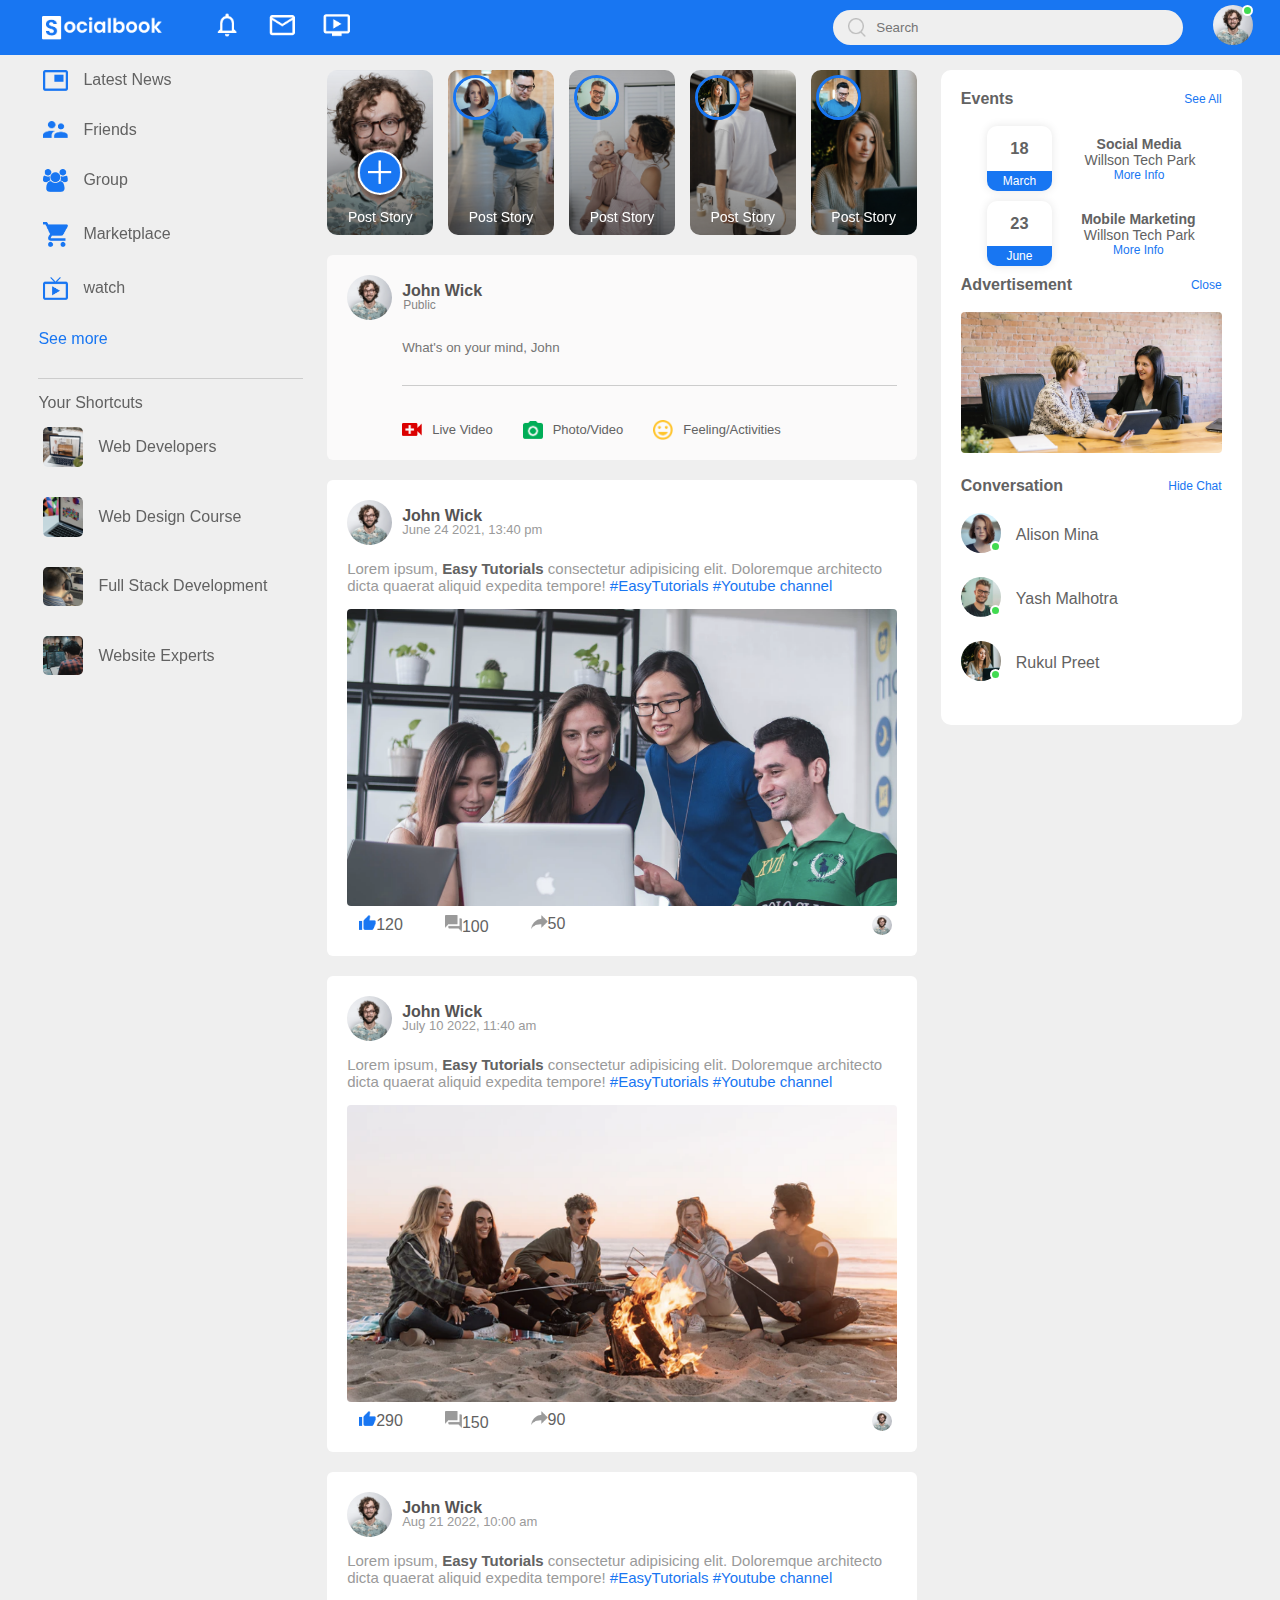
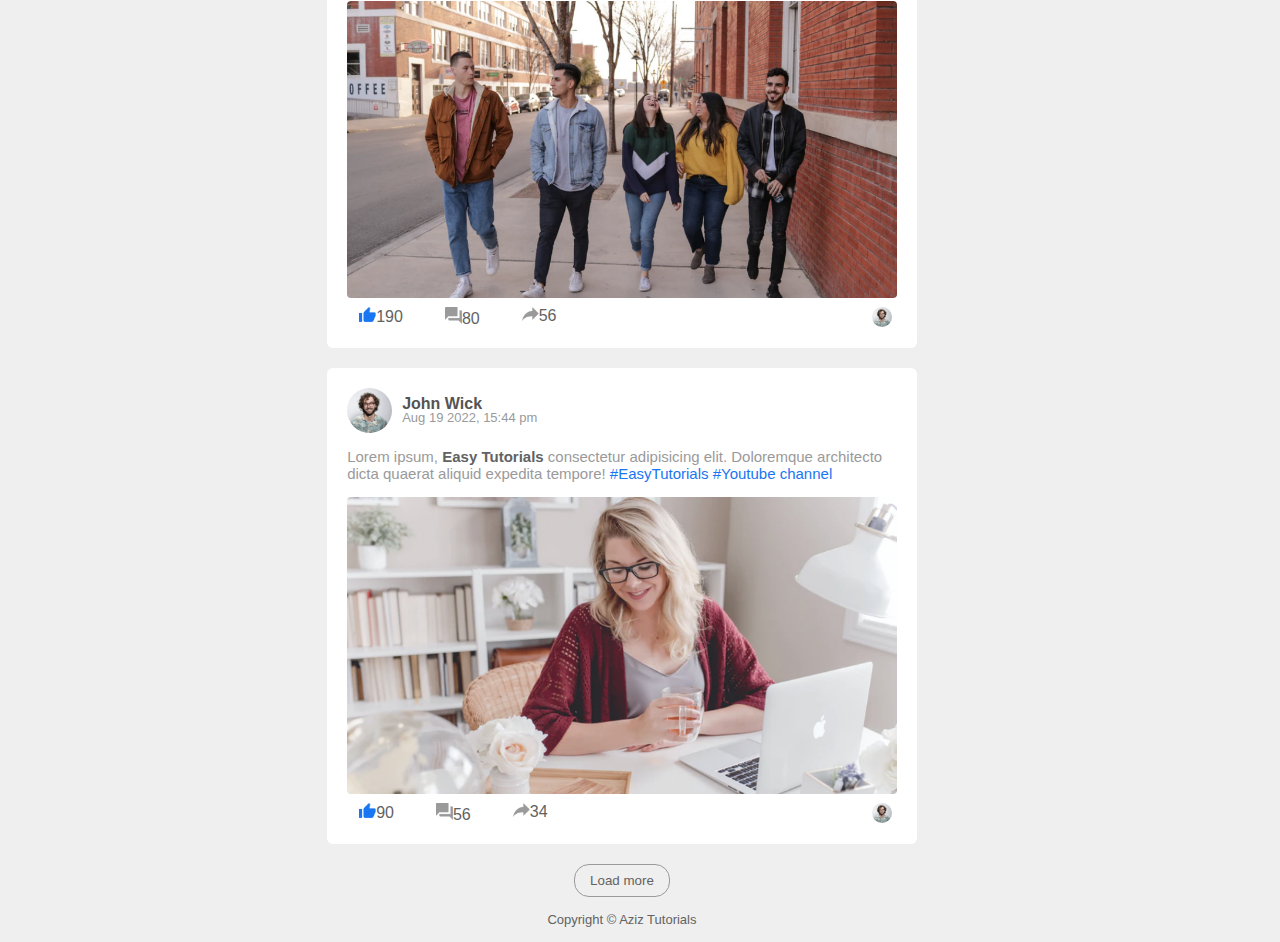
<file: index.html>
<!DOCTYPE html>
<html lang="en">
  <head>
    <meta charset="UTF-8" />
    <meta name="viewport" content="width=device-width, initial-scale=1.0" />
    <title>SocialBook - Easy Tutorials YouTube channel</title>
    <link rel="stylesheet" href="style.css" />
    <link rel="stylesheet" href="mediaqueries.css">
    <link
      rel="stylesheet"
      href="https://cdnjs.cloudflare.com/ajax/libs/font-awesome/6.4.2/css/all.min.css"
      integrity="sha512-z3gLpd7yknf1YoNbCzqRKc4qyor8gaKU1qmn+CShxbuBusANI9QpRohGBreCFkKxLhei6S9CQXFEbbKuqLg0DA=="
      crossorigin="anonymous"
      referrerpolicy="no-referrer"
    />
  </head>
  <body>
    <nav>
      <div class="nav-left">
        <img src="images/logo.png" class="logo cursor" />
        <ul class="cursor">
          <li><img src="images/notification.png" alt="" /></li>
          <li><img src="images/inbox.png" alt="" /></li>
          <li><img src="images/video.png" alt="" /></li>
        </ul>
      </div>

      <div class="nav-right">
        <div class="search-box">
          <img src="images/search.png" />
          <input type="text" placeholder="Search" />
        </div>
        <div class="mobile-search-box">
          <i class="fa-solid fa-magnifying-glass"></i>
        </div>
        <div class="nav-user-icon online" onclick="settingsMenuToggle()">
          <img src="images/profile-pic.png" alt="" />
        </div>
      </div>

      <!-- --------------Settings Menu------------- -->

      <div class="settings-menu">
        <div id="dark-btn" class="">
            <span ></span>
        </div>
        <div class="inner-settings-menu">
          <div class="user-profile">
            <img src="images/profile-pic.png" />
            <div>
              <p>John Wick</p>
              <a href="profile.html">See your profile</a>
            </div>
          </div>

          <div class="user-profile">
            <img src="images/feedback.png" />
            <div>
              <p>Give feedback</p>
              <a href="#">help us to improve our new design</a>
            </div>
          </div>

          <div class="settings-link">
            <img src="images/setting.png" class="setting-icon">
            <a href="#">Settings & privacy<img src="images/arrow.png" width="10px"></a>
          </div>
          <div class="settings-link">
            <img src="images/help.png" class="setting-icon">
            <a href="#">Help & support <img src="images/arrow.png" width="10px"></a>
          </div>
          <div class="settings-link">
            <img src="images/display.png" class="setting-icon">
            <a href="#">Display and accessibility<img src="images/arrow.png" width="10px"></a>
          </div>
          <div class="settings-link">
            <img src="images/logout.png" class="setting-icon">
            <a href="#">Logout<img src="images/arrow.png" width="10px"></a>
          </div>

        </div>
      </div>
    </nav>

    <!-- --END OF NAVBAR--- -->

    <div class="container">
      <div class="left-sidebar">
        <div class="imp-links">
          <a href="#"><img src="images/news.png" />Latest News</a>
          <a href="#"><img src="images/friends.png" />Friends</a>
          <a href="#"><img src="images/group.png" />Group</a>
          <a href="#"><img src="images/marketplace.png" />Marketplace</a>
          <a href="#"><img src="images/watch.png" />watch</a>
          <a href="#">See more</a>
        </div>
        <div class="shortcut-links">
          <p>Your Shortcuts</p>
          <a href="#"
            ><img src="images/shortcut-1.png" alt="" />Web Developers</a
          >
          <a href="#"
            ><img src="images/shortcut-2.png" alt="" />Web Design Course</a
          >
          <a href="#"
            ><img src="images/shortcut-3.png" alt="" />Full Stack Development</a
          >
          <a href="#"
            ><img src="images/shortcut-4.png" alt="" />Website Experts</a
          >
        </div>
      </div>

      <!-- ---Main Content--- -->
      <div class="main-content">
        <div class="story-gallery">
          <div class="story add-story">
            <img src="images/upload.png" class="cursor" />
            <p>Post Story</p>
          </div>
          <div class="story story1">
            <img src="images/member-1.png" class="cursor" />
            <p>Post Story</p>
          </div>
          <div class="story story2">
            <img src="images/member-2.png" class="cursor" />
            <p>Post Story</p>
          </div>
          <div class="story story3">
            <img src="images/member-3.png" class="cursor" />
            <p>Post Story</p>
          </div>
          <div class="story story4">
            <img src="images/member-4.png" class="cursor" />
            <p>Post Story</p>
          </div>
        </div>

        <div class="write-post-container">
          <div class="user-profile">
            <img src="images/profile-pic.png" />
            <div>
              <p>John Wick</p>
              <small
                ><i class="fa-solid fa-earth-americas"></i> Public
                <i class="fa-solid fa-caret-down"></i
              ></small>
            </div>
          </div>

          <div class="post-input-container">
            <textarea
              rows="3"
              placeholder="What's on your mind, John"
            ></textarea>
            <div class="add-post-links">
              <a href="#"><img src="images/live-video.png" />Live Video</a>
              <a href="#"><img src="images/photo.png" />Photo/Video</a>
              <a href="#"><img src="images/feeling.png" />Feeling/Activities</a>
            </div>
          </div>
        </div>

        <!-- ---POST 1--- -->
        <div class="post-container">
          <div class="post-row">
            <div class="user-profile">
              <img src="images/profile-pic.png" />
              <div>
                <p>John Wick</p>
                <span>June 24 2021, 13:40 pm </span>
              </div>
            </div>
            <a href="#"><i class="fa-solid fa-ellipsis-vertical"></i></a>
          </div>

          <p class="post-text">
            Lorem ipsum, <span>Easy Tutorials </span> consectetur adipisicing
            elit. Doloremque architecto dicta quaerat aliquid expedita tempore!
            <a href="#">#EasyTutorials</a> <a href="#">#Youtube channel</a>
          </p>
          <img src="images/feed-image-1.png" class="post-img" />

          <div class="post-row">
            <div class="activity-icons">
              <div><img src="images/like-blue.png" />120</div>
              <div><img src="images/comments.png" />100</div>
              <div><img src="images/share.png" />50</div>
            </div>

            <div class="post-profile-icon">
              <img src="images/profile-pic.png" />
              <i class="fa-solid fa-caret-down"></i>
            </div>
          </div>
        </div>

        <!-- --SECOND POST-- -->

        <div class="post-container">
          <div class="post-row">
            <div class="user-profile">
              <img src="images/profile-pic.png" />
              <div>
                <p>John Wick</p>
                <span>July 10 2022, 11:40 am </span>
              </div>
            </div>
            <a href="#"><i class="fa-solid fa-ellipsis-vertical"></i></a>
          </div>

          <p class="post-text">
            Lorem ipsum, <span>Easy Tutorials </span> consectetur adipisicing
            elit. Doloremque architecto dicta quaerat aliquid expedita tempore!
            <a href="#">#EasyTutorials</a> <a href="#">#Youtube channel</a>
          </p>
          <img src="images/feed-image-2.png" class="post-img" />

          <div class="post-row">
            <div class="activity-icons">
              <div><img src="images/like-blue.png" />290</div>
              <div><img src="images/comments.png" />150</div>
              <div><img src="images/share.png" />90</div>
            </div>

            <div class="post-profile-icon">
              <img src="images/profile-pic.png" />
              <i class="fa-solid fa-caret-down"></i>
            </div>
          </div>
        </div>

        <!-- --THIRD POST-- -->

        <div class="post-container">
          <div class="post-row">
            <div class="user-profile">
              <img src="images/profile-pic.png" />
              <div>
                <p>John Wick</p>
                <span>Aug 21 2022, 10:00 am </span>
              </div>
            </div>
            <a href="#"><i class="fa-solid fa-ellipsis-vertical"></i></a>
          </div>

          <p class="post-text">
            Lorem ipsum, <span>Easy Tutorials </span> consectetur adipisicing
            elit. Doloremque architecto dicta quaerat aliquid expedita tempore!
            <a href="#">#EasyTutorials</a> <a href="#">#Youtube channel</a>
          </p>
          <img src="images/feed-image-3.png" class="post-img" />

          <div class="post-row">
            <div class="activity-icons">
              <div><img src="images/like-blue.png" />190</div>
              <div><img src="images/comments.png" />80</div>
              <div><img src="images/share.png" />56</div>
            </div>

            <div class="post-profile-icon">
              <img src="images/profile-pic.png" />
              <i class="fa-solid fa-caret-down"></i>
            </div>
          </div>
        </div>

        <!-- --FOURTH POST-- -->

        <div class="post-container">
          <div class="post-row">
            <div class="user-profile">
              <img src="images/profile-pic.png" />
              <div>
                <p>John Wick</p>
                <span>Aug 19 2022, 15:44 pm </span>
              </div>
            </div>
            <a href="#"><i class="fa-solid fa-ellipsis-vertical"></i></a>
          </div>

          <p class="post-text">
            Lorem ipsum, <span>Easy Tutorials </span> consectetur adipisicing
            elit. Doloremque architecto dicta quaerat aliquid expedita tempore!
            <a href="#">#EasyTutorials</a> <a href="#">#Youtube channel</a>
          </p>
          <img src="images/feed-image-4.png" class="post-img" />

          <div class="post-row">
            <div class="activity-icons">
              <div><img src="images/like-blue.png" />90</div>
              <div><img src="images/comments.png" />56</div>
              <div><img src="images/share.png" />34</div>
            </div>

            <div class="post-profile-icon">
              <img src="images/profile-pic.png" />
              <i class="fa-solid fa-caret-down"></i>
            </div>
          </div>
        </div>

        <button type="submit" class="load-more-btn cursor">Load more</button>
        <div class="footer">
          <p class="Copyright-mssge">Copyright &copy Aziz Tutorials</p>
        </div>
      </div>

      <!-- ---Right Sidebar--- -->

      <div class="right-sidebar">
        <div class="sidebar-title">
          <h4>Events</h4>
          <a href="#">See All</a>
        </div>

        <div class="event">
          <div class="left-event">
            <h3>18</h3>
            <span>March</span>
          </div>
          <div class="right-event">
            <h4>Social Media</h4>
            <p><i class="fa-solid fa-location-dot"></i>Willson Tech Park</p>
            <a href="#">More Info</a>
          </div>
        </div>

        <div class="event">
          <div class="left-event">
            <h3>23</h3>
            <span>June</span>
          </div>
          <div class="right-event">
            <h4>Mobile Marketing</h4>
            <p><i class="fa-solid fa-location-dot"></i>Willson Tech Park</p>
            <a href="#">More Info</a>
          </div>
        </div>

        <!-- ---RIGHT SIDE ADVERTISEMENT--- -->

        <div class="sidebar-title">
          <h4>Advertisement</h4>
          <a href="#">Close</a>
        </div>
        <img src="images/advertisement.png" class="sidebar-ads" />

        <div class="sidebar-title">
          <h4>Conversation</h4>
          <a href="#">Hide Chat</a>
        </div>

        <!-- ---ONLINE LIST--- -->

        <div class="online-list">
          <div class="online">
            <img src="images/member-1.png" />
          </div>
          <p>Alison Mina</p>
        </div>
        <div class="online-list">
          <div class="online">
            <img src="images/member-2.png" />
          </div>
          <p>Yash Malhotra</p>
        </div>
        <div class="online-list">
          <div class="online">
            <img src="images/member-3.png" />
          </div>
          <p>Rukul Preet</p>
        </div>
      </div>
    </div>



    <script src="script.js"></script>
  </body>
</html>
</file>
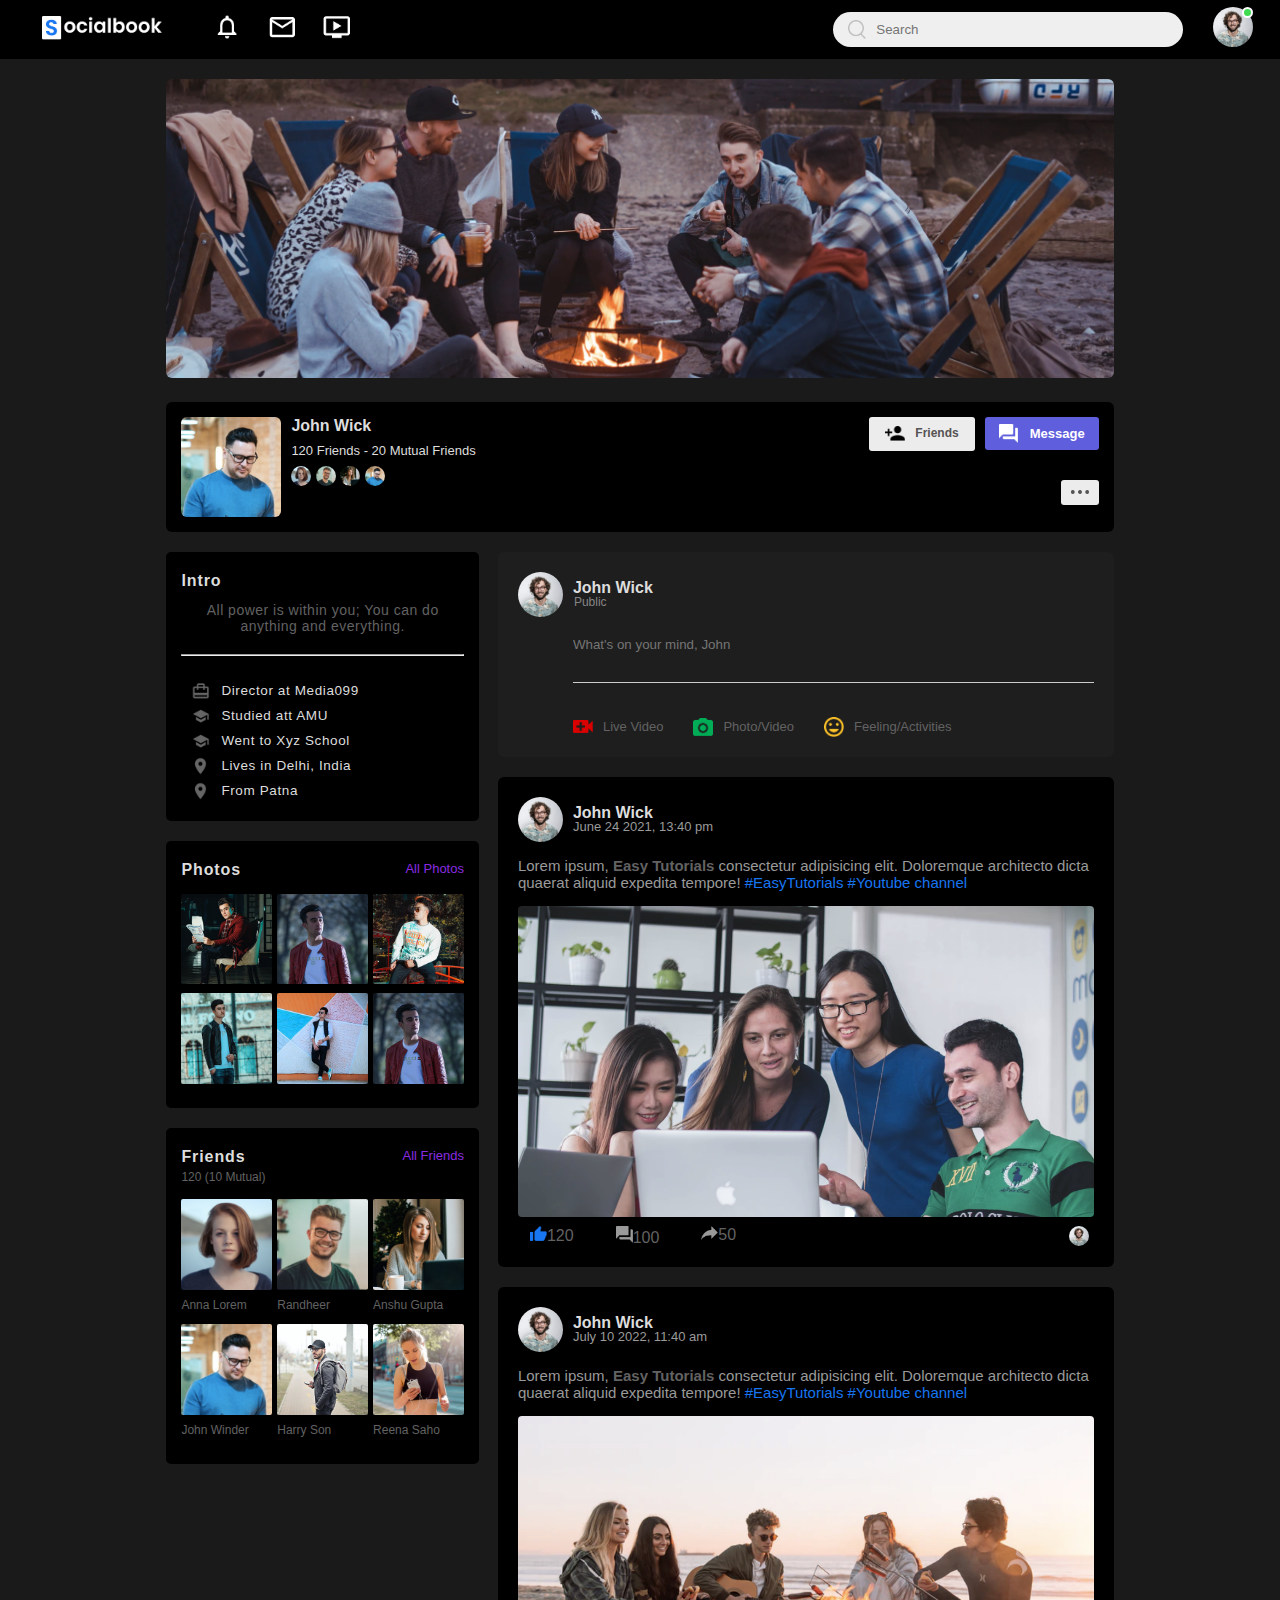
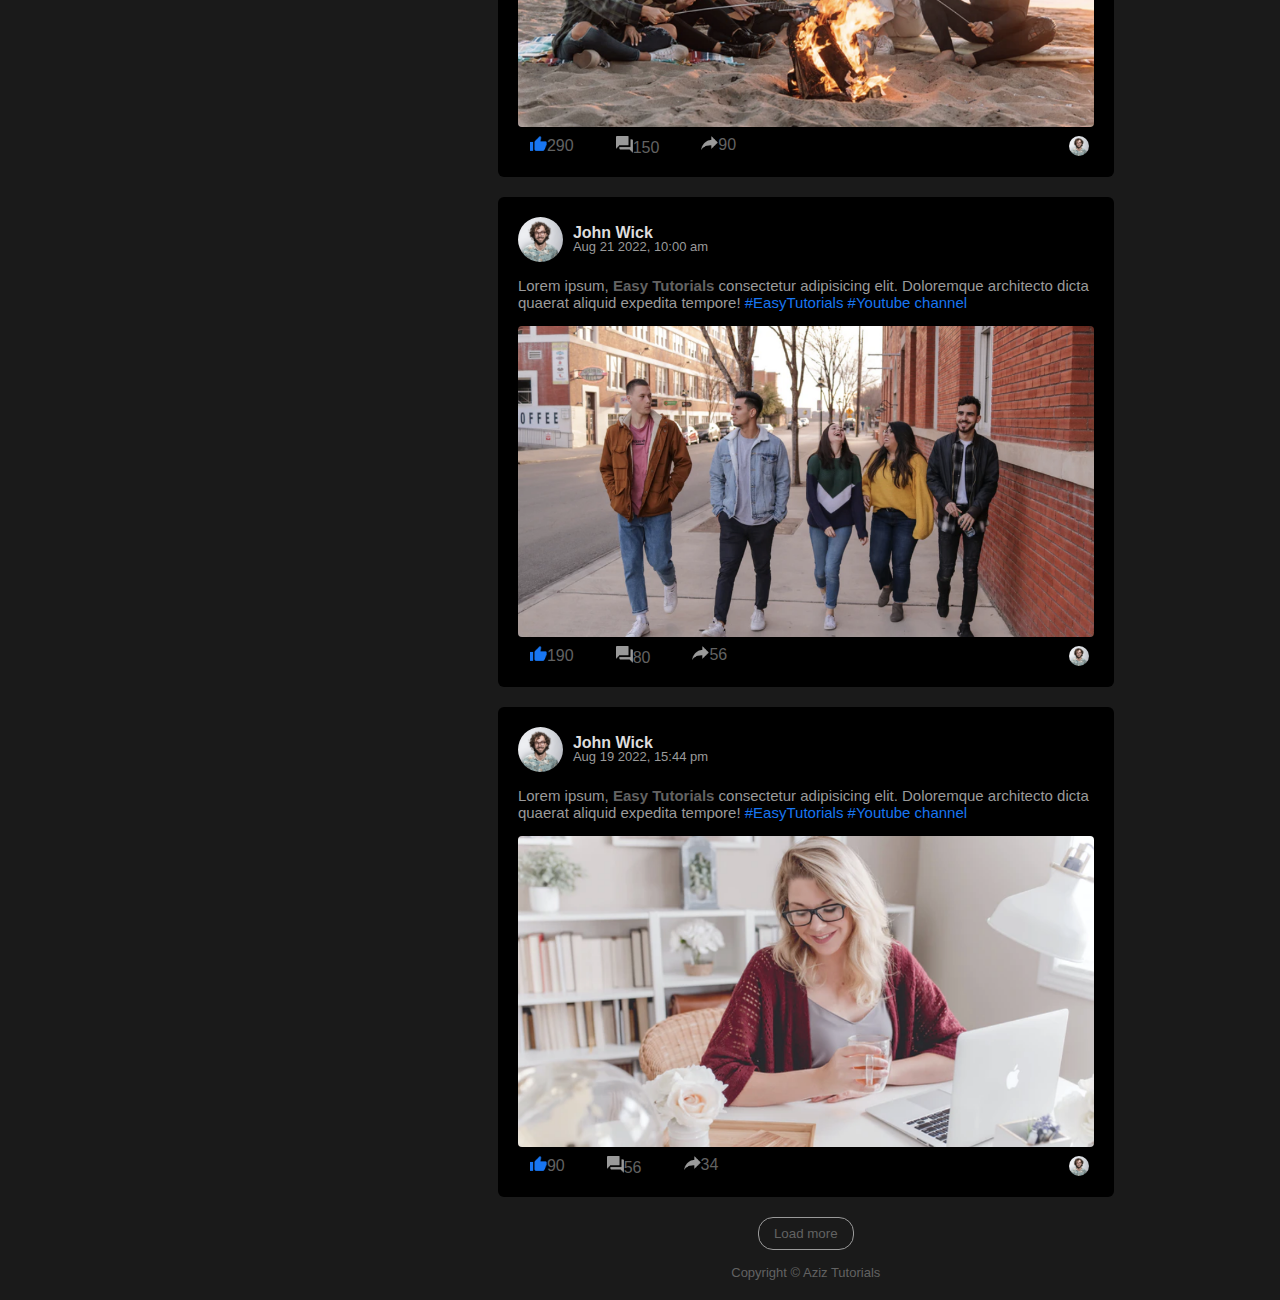
<file: profile.html>
<!DOCTYPE html>
<html lang="en">
  <head>
    <meta charset="UTF-8" />
    <meta name="viewport" content="width=device-width, initial-scale=1.0" />
    <title>Profile page - SocialBook</title>
    <link rel="stylesheet" href="style.css" />
    <link rel="stylesheet" href="mediaqueries.css">
    <link
      rel="stylesheet"
      href="https://cdnjs.cloudflare.com/ajax/libs/font-awesome/6.4.2/css/all.min.css"
      integrity="sha512-z3gLpd7yknf1YoNbCzqRKc4qyor8gaKU1qmn+CShxbuBusANI9QpRohGBreCFkKxLhei6S9CQXFEbbKuqLg0DA=="
      crossorigin="anonymous"
      referrerpolicy="no-referrer"
    />
  </head>
  <body>
    <nav>
      <div class="nav-left">
        <a href="index.html">
          <img src="images/logo.png" class="logo cursor" />
        </a>
        <ul class="cursor">
          <li><img src="images/notification.png" alt="" /></li>
          <li><img src="images/inbox.png" alt="" /></li>
          <li><img src="images/video.png" alt="" /></li>
        </ul>
      </div>

      <div class="nav-right">
        <div class="search-box">
          <img src="images/search.png" />
          <input type="text" placeholder="Search" />
        </div>
        <div class="mobile-search-box">
          <i class="fa-solid fa-magnifying-glass"></i>
        </div>
        <div class="nav-user-icon online" onclick="settingsMenuToggle()">
          <img src="images/profile-pic.png" alt="" />
        </div>
      </div>

      <!-- --------------Settings Menu------------- -->

      <div class="settings-menu">
        <div id="dark-btn" class="">
          <span></span>
        </div>
        <div class="inner-settings-menu">
          <div class="user-profile">
            <img src="images/profile-pic.png" />
            <div>
              <p>John Wick</p>
              <a href="pro">See your profile</a>
            </div>
          </div>

          <div class="user-profile">
            <img src="images/feedback.png" />
            <div>
              <p>Give feedback</p>
              <a href="#">help us to improve our new design</a>
            </div>
          </div>

          <div class="settings-link">
            <img src="images/setting.png" class="setting-icon" />
            <a href="#"
              >Settings & privacy<img src="images/arrow.png" width="10px"
            /></a>
          </div>
          <div class="settings-link">
            <img src="images/help.png" class="setting-icon" />
            <a href="#"
              >Help & support <img src="images/arrow.png" width="10px"
            /></a>
          </div>
          <div class="settings-link">
            <img src="images/display.png" class="setting-icon" />
            <a href="#"
              >Display and accessibility<img
                src="images/arrow.png"
                width="10px"
            /></a>
          </div>
          <div class="settings-link">
            <img src="images/logout.png" class="setting-icon" />
            <a href="#">Logout<img src="images/arrow.png" width="10px" /></a>
          </div>
        </div>
      </div>
    </nav>

    <!-- --END OF NAVBAR--- -->
    <div class="profile-container">
      <img src="images/cover.png" class="cover-img" alt="" />

      <div class="profile-details">
        <div class="pd-left">
          <img src="images/profile.png" class="pd-img" alt="" />
          <div class="pd-info">
            <h4>John Wick</h4>
            <p>120 Friends - 20 Mutual Friends</p>
            <div class="mutual-friends-img">
              <img src="images/member-1.png" alt="" />
              <img src="images/member-2.png" alt="" />
              <img src="images/member-3.png" alt="" />
              <img src="images/member-4.png" alt="" />
            </div>
          </div>
        </div>
        <div class="pd-right">
          <div class="friends">
            <img src="images/add-friends.png" alt="" />
            <p>Friends</p>
          </div>
          <div class="send-message">
            <div class="messagesnd">
              <img src="images/message.png" alt="" />
              <p>Message</p>
            </div>
            <div class="more">
              <div><img src="images/more.png" class="more-png" alt="" /></div>
            </div>
          </div>
        </div>
      </div>

      <div class="profile-info">
        <div class="left-profile">
            <div class="intro-box">
                <div class="intro">
                  <h4>Intro</h4>
                  <p>All power is within you; You can do anything and everything.</p>
                </div> <hr>
                <div class="about">
                  <ul>
                    <li class="item"><img src="images/profile-job.png" alt=""><p> Director at Media099</p></li>
                    <li class="item"><img src="images/profile-study.png" alt=""><p>Studied att AMU</p></li>
                    <li class="item"><img src="images/profile-study.png"><p> Went to Xyz School</p></li>
                    <li class="item"><img src="images/profile-location.png"><p> Lives in Delhi, India</p></li>
                    <li class="item"><img src="images/profile-location.png"><p> From Patna</p></li>
                  </ul>
                </div>
            </div>

            <div class="friends-and-photos">
              <div class="photos-sec">
                <div class="title-box">
                  <h4>Photos</h4>
                  <a href="#">All Photos</a>
                </div>
                <div class="photos">
                  <div><img src="images/photo1.png" alt=""></div>
                  <div><img src="images/photo2.png" alt=""></div>
                  <div><img src="images/photo3.png" alt=""></div>
                  <div><img src="images/photo4.png" alt=""></div>
                  <div><img src="images/photo5.png" alt=""></div>
                  <div><img src="images/photo2.png" alt=""></div>
                  <div class="hide"><img src="images/photo1.png" alt=""></div>
                  <div class="hide"><img src="images/photo5.png" alt=""></div>
                  <div class="hide"><img src="images/upload.png" width="20px"></div>
                </div>
              </div>
  
              <div class="friends-section">
                <div class="title-box">
                  <div class="mutual">
                    <h4>Friends</h4>
                    <p>120 (10 Mutual)</p>
                  </div>
                  <a href="#">All Friends</a>
                </div>
                <div class="photos photos-2">
                  <div>
                    <img src="images/member-1.png" alt="">
                    <p>Anna Lorem</p>
                  </div>
                  <div>
                    <img src="images/member-2.png" alt="">
                    <p>Randheer</p>
                  </div>
                  <div>
                    <img src="images/member-3.png" alt="">
                    <p>Anshu Gupta</p>
                  </div>
                  <div>
                    <img src="images/member-4.png" alt="">
                    <p>John Winder</p>
                  </div>
                  <div>
                    <img src="images/member-5.png" alt="">
                    <p>Harry Son</p>
                  </div>
                  <div>
                    <img src="images/member-6.png" alt="">
                    <p>Reena Saho</p>
                  </div>
                </div>
              </div>
            </div>

        </div>
        <div class="right-profile">
          <div class="write-post-container">
            <div class="user-profile">
              <img src="images/profile-pic.png" />
              <div>
                <p>John Wick</p>
                <small
                  ><i class="fa-solid fa-earth-americas"></i> Public
                  <i class="fa-solid fa-caret-down"></i
                ></small>
              </div>
            </div>
  
            <div class="post-input-container">
              <textarea
                rows="3"
                placeholder="What's on your mind, John"
              ></textarea>
              <div class="add-post-links">
                <a href="#"><img src="images/live-video.png" />Live Video</a>
                <a href="#"><img src="images/photo.png" />Photo/Video</a>
                <a href="#"><img src="images/feeling.png" />Feeling/Activities</a>
              </div>
            </div>
          </div>
          <div class="post-container">
            <div class="post-row">
              <div class="user-profile">
                <img src="images/profile-pic.png" />
                <div>
                  <p>John Wick</p>
                  <span>June 24 2021, 13:40 pm </span>
                </div>
              </div>
              <a href="#"><i class="fa-solid fa-ellipsis-vertical"></i></a>
            </div>
  
            <p class="post-text">
              Lorem ipsum, <span>Easy Tutorials </span> consectetur adipisicing
              elit. Doloremque architecto dicta quaerat aliquid expedita tempore!
              <a href="#">#EasyTutorials</a> <a href="#">#Youtube channel</a>
            </p>
            <img src="images/feed-image-1.png" class="post-img" />
  
            <div class="post-row">
              <div class="activity-icons">
                <div><img src="images/like-blue.png" />120</div>
                <div><img src="images/comments.png" />100</div>
                <div><img src="images/share.png" />50</div>
              </div>
  
              <div class="post-profile-icon">
                <img src="images/profile-pic.png" />
                <i class="fa-solid fa-caret-down"></i>
              </div>
            </div>
          </div>
  
          <!-- --SECOND POST-- -->
  
          <div class="post-container">
            <div class="post-row">
              <div class="user-profile">
                <img src="images/profile-pic.png" />
                <div>
                  <p>John Wick</p>
                  <span>July 10 2022, 11:40 am </span>
                </div>
              </div>
              <a href="#"><i class="fa-solid fa-ellipsis-vertical"></i></a>
            </div>
  
            <p class="post-text">
              Lorem ipsum, <span>Easy Tutorials </span> consectetur adipisicing
              elit. Doloremque architecto dicta quaerat aliquid expedita tempore!
              <a href="#">#EasyTutorials</a> <a href="#">#Youtube channel</a>
            </p>
            <img src="images/feed-image-2.png" class="post-img" />
  
            <div class="post-row">
              <div class="activity-icons">
                <div><img src="images/like-blue.png" />290</div>
                <div><img src="images/comments.png" />150</div>
                <div><img src="images/share.png" />90</div>
              </div>
  
              <div class="post-profile-icon">
                <img src="images/profile-pic.png" />
                <i class="fa-solid fa-caret-down"></i>
              </div>
            </div>
          </div>
  
          <!-- --THIRD POST-- -->
  
          <div class="post-container">
            <div class="post-row">
              <div class="user-profile">
                <img src="images/profile-pic.png" />
                <div>
                  <p>John Wick</p>
                  <span>Aug 21 2022, 10:00 am </span>
                </div>
              </div>
              <a href="#"><i class="fa-solid fa-ellipsis-vertical"></i></a>
            </div>
  
            <p class="post-text">
              Lorem ipsum, <span>Easy Tutorials </span> consectetur adipisicing
              elit. Doloremque architecto dicta quaerat aliquid expedita tempore!
              <a href="#">#EasyTutorials</a> <a href="#">#Youtube channel</a>
            </p>
            <img src="images/feed-image-3.png" class="post-img" />
  
            <div class="post-row">
              <div class="activity-icons">
                <div><img src="images/like-blue.png" />190</div>
                <div><img src="images/comments.png" />80</div>
                <div><img src="images/share.png" />56</div>
              </div>
  
              <div class="post-profile-icon">
                <img src="images/profile-pic.png" />
                <i class="fa-solid fa-caret-down"></i>
              </div>
            </div>
          </div>
  
          <!-- --FOURTH POST-- -->
  
          <div class="post-container">
            <div class="post-row">
              <div class="user-profile">
                <img src="images/profile-pic.png" />
                <div>
                  <p>John Wick</p>
                  <span>Aug 19 2022, 15:44 pm </span>
                </div>
              </div>
              <a href="#"><i class="fa-solid fa-ellipsis-vertical"></i></a>
            </div>
  
            <p class="post-text">
              Lorem ipsum, <span>Easy Tutorials </span> consectetur adipisicing
              elit. Doloremque architecto dicta quaerat aliquid expedita tempore!
              <a href="#">#EasyTutorials</a> <a href="#">#Youtube channel</a>
            </p>
            <img src="images/feed-image-4.png" class="post-img" />
  
            <div class="post-row">
              <div class="activity-icons">
                <div><img src="images/like-blue.png" />90</div>
                <div><img src="images/comments.png" />56</div>
                <div><img src="images/share.png" />34</div>
              </div>
  
              <div class="post-profile-icon">
                <img src="images/profile-pic.png" />
                <i class="fa-solid fa-caret-down"></i>
              </div>
            </div>
          </div>
  
          <button type="submit" class="load-more-btn cursor">Load more</button>
          <div class="footer">
            <p class="Copyright-mssge">Copyright &copy Aziz Tutorials</p>
          </div>
        </div>

        </div>
      </div>
    </div>


    <script src="script.js"></script>
  </body>
</html>
</file>
<file: style.css>
* {
  margin: 0;
  padding: 0;
  font-family: "poppins", sans-serif;
  box-sizing: border-box;
}

.cursor {
  cursor: pointer;
}

:root {
  --body-color: #efefef;
  --nav-color: #1876f2;
  --bg-color: #fff;
  --light-black: #fbfafa;
  --text-color1: #000;
  --text-color2: #555353;
}

.dark-theme {
  --body-color: #1a1a1a;
  --nav-color: #000;
  --bg-color: #000;
  --light-black: #1e1e1e;
  --text-color1: #fff;
  --text-color2: #dddddd;
}

body {
  background: var(--body-color);
  transition: background 0.4s;
}

nav {
  display: flex;
  justify-content: space-between;
  align-items: center;
  background: var(--nav-color);
  padding: 5px 1.7%;
  position: sticky;
  top: 0;
  z-index: 10;
}

.logo {
  width: 160px;
  padding: 7px 20px;
}

.nav-left {
  display: flex;
  align-items: center;
}

.nav-right {
  display: flex;
  align-items: center;
  gap: 30px;
  justify-content: space-between;
}

.nav-left ul {
  list-style: none;
  display: flex;
  gap: 5px;
  margin-left: 20px;
}

.nav-left ul li img {
  width: 50px;
  padding: 0px 10px;
}

.search-box {
  background: #efefef;
  width: 350px;
  border-radius: 20px;
  display: flex;
  align-items: center;
  padding: 0 15px;
}

/* ++++++++++++++++++++ Search box for mobile +++++++++++++++++ */
.mobile-search-box {
  height: 39px;
  width: 40px;
  background: transparent;
  border-radius: 50%;
  display: flex;
  justify-content: center;
  align-items: center;
  display: none;
}

.mobile-search-box i {
  font-size: 18px;
  color: #e4daff;
}

/* +++++++++++++++++++++++++++++++++++++++++++++++++++++++++++++++++ */

.search-box:hover {
  outline: 1.8px solid #d9c10b;
}

.search-box img {
  width: 18px;
}

.search-box input {
  width: 100%;
  border-radius: 10px;
  border: 0;
  outline: none;
  padding: 10px;
  background: transparent;
}

.nav-user-icon {
  margin-right: 5px;
}

.nav-user-icon img {
  width: 40px;
  border-radius: 50%;
  cursor: pointer;
}

.online {
  position: relative;
}

.online::after {
  content: "";
  width: 7px;
  height: 7px;
  border: 2px solid #fff;
  border-radius: 50%;
  background: #41db51;
  position: absolute;
  top: 0;
  right: 0;
}

.settings-menu {
  position: absolute;
  width: 90%;
  max-width: 350px;
  background: var(--bg-color);
  top: 60px;
  right: 3%;
  border-radius: 5px;
  box-shadow: 0 0 10px rgba(0, 0, 0, 0.4);
  overflow: hidden;
  max-height: 0;
  transition: max-height 0.3s;
}
/* ---for--java--- */
.settings-menu-height {
  max-height: 450px;
}
.inner-settings-menu {
  padding: 20px;
}
.inner-settings-menu .user-profile:nth-child(2) {
  padding-top: 10px;
}
.inner-settings-menu .user-profile {
  border-bottom: 0.5px solid #9a9a9a;
  padding-bottom: 10px;
}
.inner-settings-menu .user-profile a {
  text-decoration: none;
  font-size: 12px;
  color: #1876f2;
}

.settings-link {
  display: flex;
  align-items: center;
  margin: 15px 0;
}
.settings-link .setting-icon {
  width: 38px;
  margin-right: 5px;
}
.settings-link a {
  text-decoration: none;
  color: #626262;
  display: flex;
  justify-content: space-between;
  flex: 1;
}

/* Dark mode button */
#dark-btn {
  position: absolute;
  top: 20px;
  right: 20px;
  background: #ccc;
  width: 45px;
  border-radius: 15px;
  padding: 2px 3px;
  cursor: pointer;
  display: flex;
  transition: 0.3s ease-out;
}

#dark-btn span {
  width: 18px;
  height: 18px;
  background: #fff;
  border-radius: 50%;
  display: inline-block;
}

#dark-btn.dark-btn-on {
  padding-left: 23px;
  background: black;
}

/* ---CONTAINER--- */

.container {
  display: flex;
  justify-content: space-between;
  padding: 15px 3%;
}

.left-sidebar {
  flex-basis: 22%;
  position: sticky;
  top: 70px;
  align-self: flex-start;
}

.main-content {
  flex-basis: 49%;
}

.imp-links a {
  text-decoration: none;
  display: flex;
  align-items: center;
  margin-bottom: 30px;
  color: #626262;
  width: fit-content;
}

.imp-links a img {
  width: 25px;
  margin-right: 15px;
  margin-left: 5px;
}

.imp-links a:last-child {
  color: #1876f2;
}

.imp-links {
  border-bottom: 1px solid #ccc;
}

.shortcut-links p {
  margin: 15px 0px;
  color: #626262;
  font-weight: 500;
}

.shortcut-links a {
  text-decoration: none;
  display: flex;
  align-items: center;
  margin-bottom: 30px;
  color: #626262;
  width: fit-content;
}

.shortcut-links img {
  width: 40px;
  margin-right: 15px;
  margin-left: 5px;
  border-radius: 5px;
}

/* ---Right Sidebar--- */

.right-sidebar {
  flex-basis: 25%;
  position: sticky;
  top: 70px;
  align-self: flex-start;
  background: var(--bg-color);
  padding: 20px;
  border-radius: 10px;
  color: #626262;
}

.sidebar-title {
  display: flex;
  align-items: center;
  justify-content: space-between;
  margin-bottom: 18px;
}

.sidebar-title h4 {
  font-weight: 600;
  font-size: 16px;
}

.sidebar-title a {
  text-decoration: none;
  color: #1876f2;
  font-size: 12px;
}

/* ---EVENT SECTION--- */

.event {
  display: flex;
  font-size: 14px;
  justify-content: space-between;
  margin: auto;
  text-align: center;
  padding-bottom: 10px;
  width: 80%;
}

.event a {
  font-size: 12px;
  text-decoration: none;
  color: #1876f2;
}

.event a {
  font-size: 12px;
}
.left-event {
  height: 65px;
  width: 65px;
  border-radius: 10px;
  box-shadow: 0 0 10px rgba(0, 0, 0, 0.1);
  padding-top: 13px;
  position: relative;
}

.left-event span {
  position: absolute;
  bottom: 0;
  left: 0;
  width: 100%;
  font-size: 12px;
  color: var(--bg-color);
  background: #1876f2;
  border-bottom-left-radius: 10px;
  border-bottom-right-radius: 10px;
  padding: 3px 0;
}

.right-event {
  display: flex;
  flex-direction: column;
  justify-content: center;
}

.right-event .fa-location-dot {
  padding-right: 2px;
  font-size: 13px;
  color: blue;
}

.sidebar-ads {
  width: 100%;
  margin-bottom: 20px;
  border-radius: 4px;
}

/* ---ONLINE SECTION--- */

.online-list {
  display: flex;
  align-items: center;
  margin-bottom: 20px;
  cursor: pointer;
}

.online-list .online {
  width: 40px;
  border-radius: 50%;
  margin-right: 15px;
}

.online-list .online img {
  width: 40px;
  border-radius: 50%;
}

.online-list .online::after {
  top: unset;
  bottom: 5px;
}

/* ---MAIN CONTENT--- */

/* --Story Section-- */
.story-gallery {
  display: flex;
  justify-content: space-between;
  margin-bottom: 20px;
}
.story {
  flex-basis: 18%;
  padding-top: 28%;
  position: relative;
  background-image: linear-gradient(transparent, rgba(0, 0, 0, 0.5)),
    url(images/status-1.png);
  background-position: center;
  background-size: cover;
  border-radius: 10px;
}
.story img {
  position: absolute;
  top: 5px;
  left: 5px;
  width: 45px;
  border: 3px solid #1876f2;
  border-radius: 50%;
}
.story p {
  color: var(--bg-color);
  position: absolute;
  text-align: center;
  bottom: 10px;
  width: 100%;
  font-size: 14px;
}

.story.add-story img {
  top: unset;
  border: 0;
  left: 50%;
  bottom: 40px;
  transform: translate(-50%);
}
.story1 {
  background-image: linear-gradient(transparent, rgba(0, 0, 0, 0.5)),
    url(images/status-5.png);
}
.story2 {
  background-image: linear-gradient(transparent, rgba(0, 0, 0, 0.5)),
    url(images/status-2.png);
}
.story3 {
  background-image: linear-gradient(transparent, rgba(0, 0, 0, 0.5)),
    url(images/status-3.png);
}
.story4 {
  background-image: linear-gradient(transparent, rgba(0, 0, 0, 0.5)),
    url(images/status-4.png);
}

/* ---POST CONTAINER--- */

.write-post-container {
  width: 100%;
  background: var(--light-black);
  border-radius: 6px;
  padding: 20px;
  columns: #626262;
}
.user-profile {
  display: flex;
  align-items: center;
}
.user-profile img {
  width: 45px;
  border-radius: 50%;
  margin-right: 10px;
}
.user-profile p {
  color: var(--text-color2);
  margin-bottom: -5px;
  font-weight: 600;
}
.user-profile small {
  font-size: 12px;
  color: #868585;
}
.user-profile .fa-earth-americas {
  margin-right: 1px;
  color: #3a75a8;
}
.user-profile .fa-caret-down {
  color: #1d6bd1;
}

.post-input-container {
  padding-left: 55px;
  padding-top: 20px;
}
.post-input-container textarea {
  width: 100%;
  border: 0;
  outline: 0;
  border-bottom: 1px solid #ccc;
  background: transparent;
  resize: none;
  margin-bottom: 20px;
  color: var(--text-color1);
}
.add-post-links {
  display: flex;
  margin-top: 10px;
}
.add-post-links a {
  text-decoration: none;
  display: flex;
  align-items: center;
  color: #626262;
  font-size: 13px;
  margin-right: 30px;
}
.add-post-links a img {
  width: 20px;
  margin-right: 10px;
}

/* ----------------------- */

.post-container {
  width: 100%;
  background: var(--bg-color);
  border-radius: 6px;
  padding: 20px;
  color: #626262;
  margin: 20px 0px;
}
.user-profile span {
  font-size: 13px;
  color: #9a9a9a;
}
.post-text {
  color: #9a9a9a;
  margin: 15px 0;
  font-size: 15px;
}
.post-text span {
  color: #626262;
  font-weight: 600;
}
.post-text a {
  color: #1876f2;
  text-decoration: none;
}
/* --post image--- */
.post-img {
  width: 100%;
  border-radius: 4px;
  margin-bottom: 5px;
}
/* ---------Pic Like Share Buttons----------- */
.post-row {
  display: flex;
  justify-content: space-between;
  align-items: center;
  align-content: center;
}
.post-row .fa-ellipsis-vertical {
  color: rgb(99, 98, 98);
}
.activity-icons {
  display: flex;
  gap: 42px;
  display: flex;
  gap: 42px;
  padding-left: 12px;
  cursor: pointer;
}
.activity-icons div img {
  width: 17px;
}
.post-profile-icon {
  display: flex;
  align-items: center;
}
.post-profile-icon img {
  width: 20px;
  border-radius: 50%;
  margin-right: 5px;
}

/* ---Load Btn--- */
.load-more-btn {
  display: block;
  margin: auto;
  padding: 8px 15px;
  border-radius: 15px;
  outline: none;
  border: 1px solid #9a9a9a;
  background: transparent;
  color: #626262;
}

.Copyright-mssge {
  text-align: center;
  padding-top: 15px;
  font-size: 13px;
  color: #626262;
}

/* ++++++++++++++++PROFILE PAGE++++++++++++++++ */

.profile-container {
  padding: 20px 13%;
}

.cover-img {
  width: 100%;
  margin-bottom: 20px;
  border-radius: 6px;
}

.profile-details {
  background: var(--bg-color);
  border-radius: 6px;
  padding: 15px;
  display: flex;
  justify-content: space-between;
}

.pd-left {
  display: flex;
  gap: 10px;
}

.pd-img {
  width: 100px;
  border-radius: 6px;
}

.pd-info {
  display: flex;
  flex-direction: column;
  justify-content: flex-start;
  gap: 8px;
}

.pd-info h4 {
  color: var(--text-color2);
}

.pd-info p {
  color: var(--text-color2);
  font-size: 13px;
}

.mutual-friends-img img {
  width: 20px;
  border-radius: 50%;
}

.pd-right {
  display: flex;
  gap: 10px;
}

.friends {
  display: flex;
  gap: 10px;
  background-color: #ececec;
  height: 34px;
  padding: 9px 16px;
  border-radius: 3px;
}

.friends img {
  width: 20px;
  height: 15px;
}

.friends p {
  font-size: 12px;
  color: #555353;
  font-weight: 600;
}

.send-message {
  display: flex;
  justify-content: flex-start;
  flex-direction: column;
  color: white;
  gap: 30px;
}

.messagesnd {
  display: flex;
  padding: 7px 14px;
  background-color: #5f5fdd;
  gap: 12px;
  border-radius: 3px;
  align-items: center;
}

.messagesnd img {
  width: 19px;
}

.messagesnd p {
  font-size: 13px;
  font-weight: 600;
}

.more {
  display: flex;
  justify-content: flex-end;
}

.more div {
  height: 25px;
  background-color: #ececec;
  width: 38px;
  display: flex;
  align-items: center;
  border-radius: 3px;
  justify-content: center;
}

.more-png {
  height: 4px;
  width: 18px;
}

.profile-info {
  display: flex;
  justify-content: space-between;
  margin-top: 20px;
}

.left-profile {
  flex-basis: 33%;
  display: flex;
  flex-direction: column;
}

.right-profile {
  flex-basis: 65%;
}

.intro-box {
  background-color: var(--bg-color);
  padding: 20px 15px;
  border-radius: 5px;
}

.intro h4 {
  font-size: 16px;
  color: var(--text-color2);
  letter-spacing: 0.057em;
}

.intro p {
  color: #626262;
  font-size: 14px;
  text-align: center;
  letter-spacing: 0.035em;
  padding-top: 12px;
}

.intro-box hr {
  margin-top: 20px;
  color: #fff;
}

.about {
  margin-top: 25px;
}

.about ul {
  display: flex;
  flex-direction: column;
  gap: 5px;
  margin-left: 10px;
}

.item {
  list-style: none;
  font-size: 13.5px;
  color: var(--text-color2);
  display: flex;
  align-items: center;
  gap: 10px;
  letter-spacing: 0.045em;
}

.item img {
  width: 20px;
}

.photos-sec {
  background-color: var(--bg-color);
  padding: 20px 15px;
  border-radius: 5px;
  margin-top: 20px;
}

.title-box {
  display: flex;
  justify-content: space-between;
}

.title-box h4 {
  font-size: 16px;
  color: var(--text-color2);
  letter-spacing: 0.057em;
}

.title-box a {
  text-decoration: none;
  color: blueviolet;
  font-size: 13px;
}

.photos {
  margin-top: 15px;
  display: grid;
  grid-template-columns: repeat(3, auto);
  grid-gap: 5px;
}

.hide{
 display: none; 
}

.photos img {
  width: 100%;
  border-radius: 2px;
}

.friends-section {
  background-color: var(--bg-color);
  padding: 20px 15px;
  border-radius: 5px;
  margin-top: 20px;
}

.mutual p {
  font-size: 12px;
  color: #626262;
  padding-top: 4px;
}

.photos div p {
  font-size: 12px;
  color: #626262;
  padding-top: 4px;
  text-align: center;
}

.photos-2 div {
  position: relative;
  padding-bottom: 25px;
}

.photos-2 div p {
  position: absolute;
}
</file>
<file: mediaqueries.css>
/* For Navbar */
@media (max-width: 750px) {
  .right-sidebar {
    display: none;
  }
  .search-box {
    width: 240px;
  }
}

@media (max-width: 680px) {
  .left-sidebar {
    display: none;
  }

  .main-content {
    flex-basis: 100%;
  }

  .nav-left ul li img {
    width: 44px;
  }
}

@media (max-width: 680px) {
  .search-box {
    width: 60%;
  }
}

@media (max-width: 550px) {
  .search-box {
    display: none;
  }

  .mobile-search-box {
    display: block;
    display: flex;
    justify-content: center;
    align-items: center;
    cursor: pointer;
  }

  .mobile-search-box:hover {
    border: 0.3px solid rgb(224, 187, 230);
  }

  .nav-right {
    gap: 20px;
  }

  .add-post-links {
    flex-wrap: wrap;
  }

  .story img {
    width: 28px;
  }
}

@media (max-width: 460px) {
  .logo {
    width: 135px;
    padding: 7px 10px;
  }

  .nav-left ul {
    margin-left: 0px;
  }

  .nav-left ul li img {
    width: 42px;
  }

  .mobile-search-box {
    height: 31px;
    width: 31px;
  }

  .nav-user-icon img {
    width: 35px;
  }

  .nav-right {
    gap: 10px;
  }

  .nav-left ul {
    gap: 0px;
  }

  .story p {
    font-size: 12px;
  }
}

/* ++++++++++++++++++++++++ For Profile Page +++++++++++++++++++ */

@media (max-width: 680px) {
  .pd-right {
    flex-wrap: wrap;
    flex-direction: column;
  }

  .pd-info p {
    padding-right: 10px;
  }

  .send-message {
    gap: 10px;
  }

  .pd-img {
    height: 90px;
    width: 90px;
  }

  .profile-container {
    padding: 20px 9%;
  }
}

/*+++++++++++++++++++++++++++++ New ++++++++++++++++++++++++++++++++*/
@media (max-width: 520px) {
  .pd-img {
    width: 85px;
    height: 85px;
  }

  .profile-details {
    flex-direction: column;
    gap: 15px;
    position: relative;
  }

  .more div {
    position: absolute;
    top: 10px;
  }

  .pd-right {
    flex-direction: row;
    justify-content: space-between;
  }

  .friends {
    width: 40%;
  }

  .send-message {
    width: 40%;
  }

  .pd-info h4 {
    font-size: 14px;
  }

  .profile-container {
    padding: 20px 5%;
  }

  .messagesnd{
    justify-content: center;
  }
}

/* +++++++++++++++++++++++++++++++++++++++++++++++++++++++++++++++++ */


@media (max-width: 680px) {
  .pd-right {
    font-size: 11px;
  }
  .friends {
    gap: 3px;
    padding: 7px 7px;
    justify-content: center;
    align-items: center;
  }
  .messagesnd {
    padding: 7px 7px;
  }
}

/* +++++++++++ For friends and message Div ++++++++++++ */
@media (max-width: 430px){
  .pd-right > div {
    width: 43%;
  }
}

@media (max-width: 385px){
  .pd-right > div {
    width: 45%;
  }
}

/* --------------------------------------------------- */

@media (max-width: 760px) {
  .profile-info{
    flex-direction: column;
  }

  .friends-and-photos{
    display: flex;
    justify-content: space-between;
  }

  .friends-and-photos > div {
    flex-basis: 49%;
  }

.hide{
  display: block;
}

.write-post-container{
  margin-top: 20px;
}
}


@media (max-width: 630px) {
  .friends-and-photos {
    flex-direction: column;
  }

  .hide{
    display: none;
  }

  .photos {
    grid-template-columns: repeat(4, auto);
  }

  .friends-section {
    padding: 10px 15px;
  }
}
</file>
